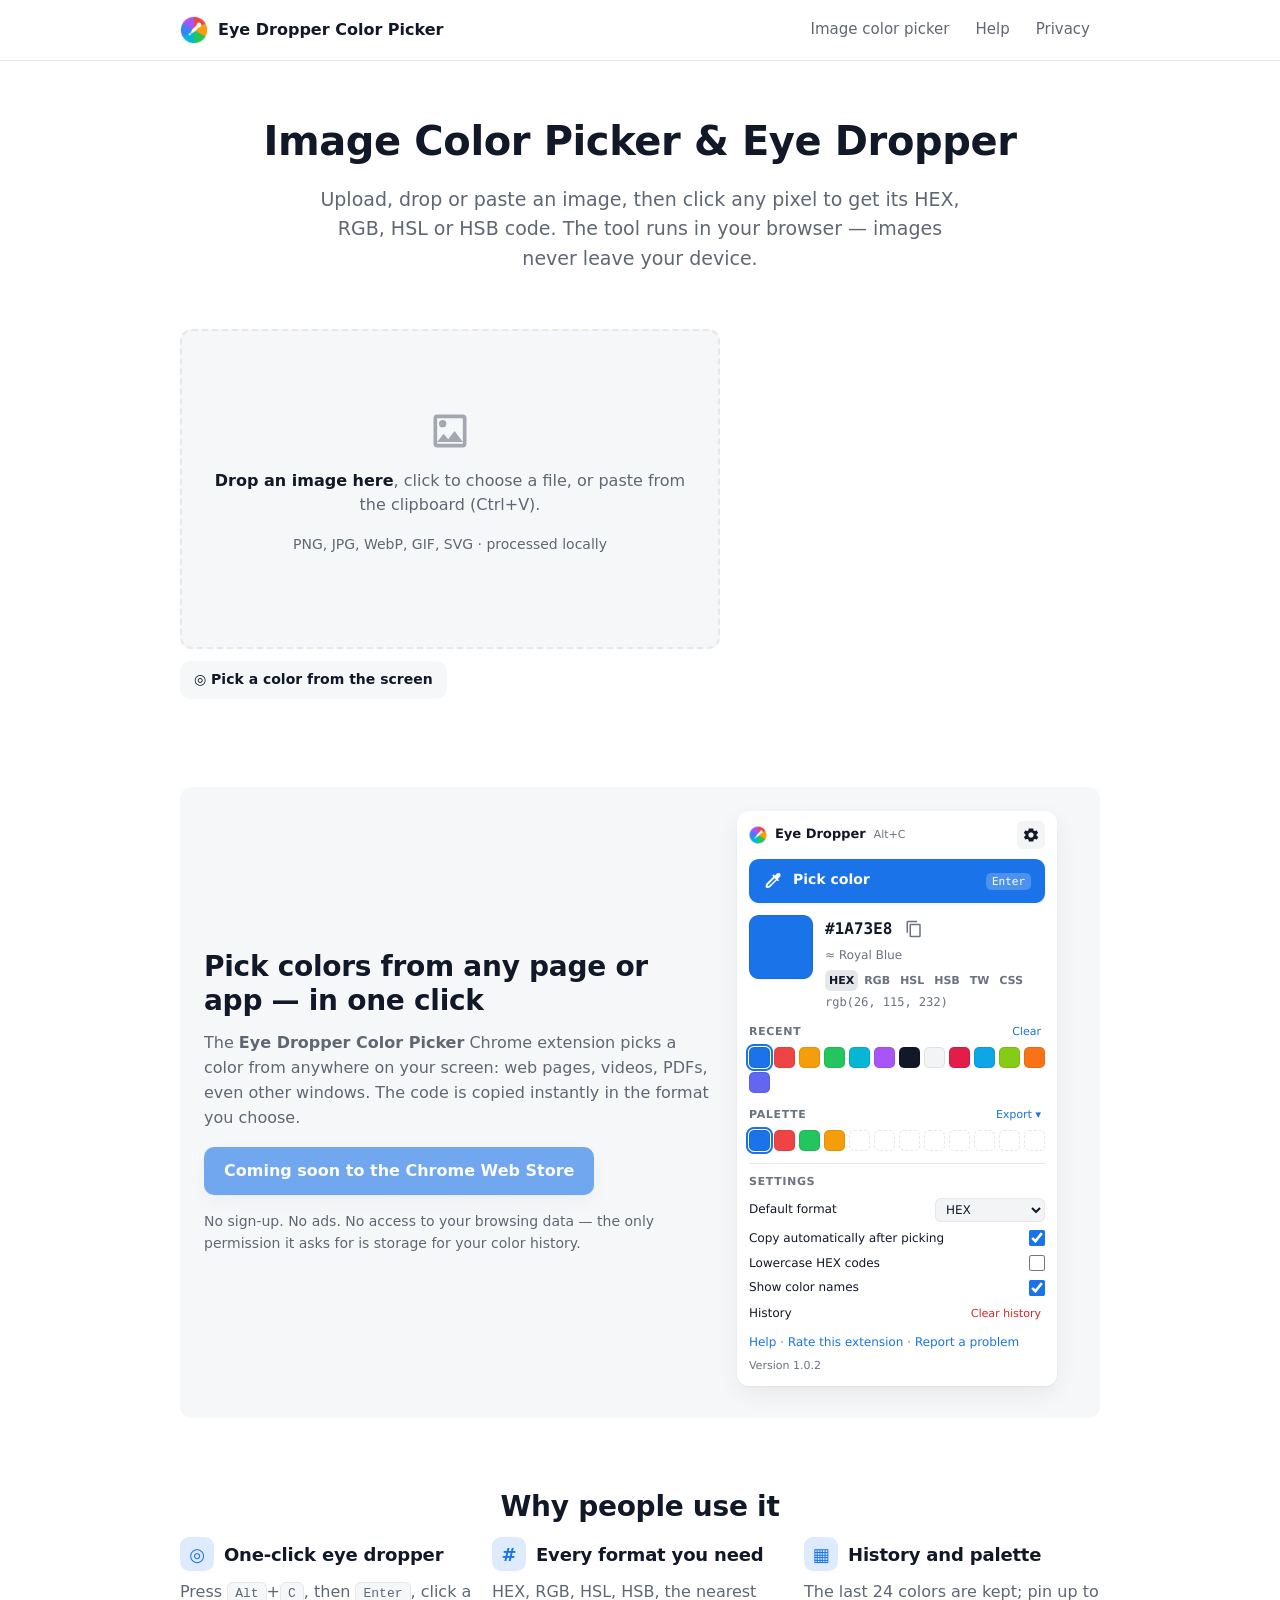
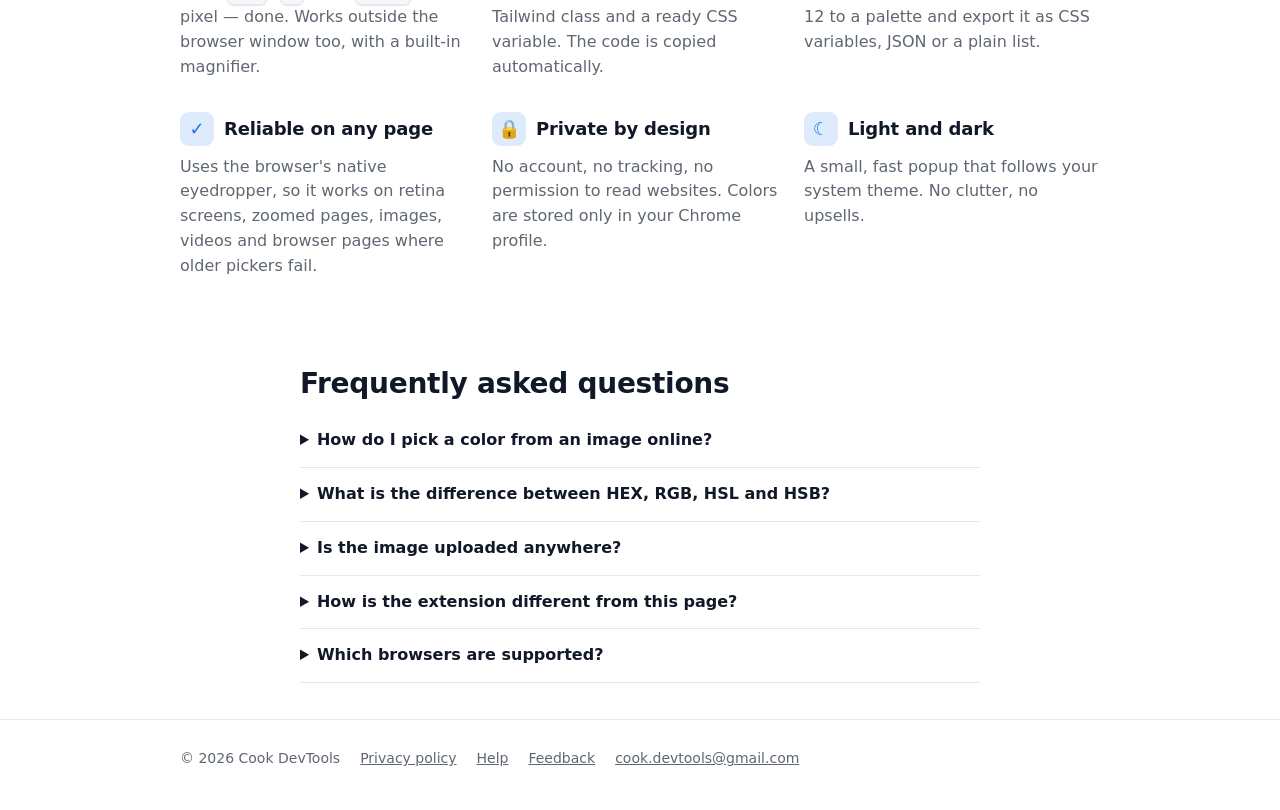
<file: index.html>
<!doctype html>
<html lang="en">
<head>
  <meta charset="utf-8">
  <meta name="viewport" content="width=device-width, initial-scale=1">
  <title>Image Color Picker Online – Eye Dropper Color Picker</title>
  <meta name="description" content="Free online image color picker and eye dropper: upload or paste an image, click any pixel and copy its HEX, RGB, HSL or HSB code. Extract a color palette from any photo. Or install the Chrome extension to pick colors from your whole screen.">
  <link rel="canonical" href="https://eyedroppercolorpicker.com/">
  <link rel="icon" href="/assets/favicon-32.png" sizes="32x32">
  <link rel="apple-touch-icon" href="/assets/logo-256.png">
  <link rel="stylesheet" href="/assets/site.css">
  <meta property="og:title" content="Image Color Picker Online – Eye Dropper Color Picker">
  <meta property="og:description" content="Pick any color from an image or from your screen and copy HEX, RGB, HSL, HSB.">
  <meta property="og:image" content="https://eyedroppercolorpicker.com/assets/logo-256.png">
  <script type="application/ld+json">
  {"@context":"https://schema.org","@type":"WebApplication","name":"Eye Dropper Color Picker","applicationCategory":"DesignApplication","operatingSystem":"Any","offers":{"@type":"Offer","price":"0","priceCurrency":"USD"},"url":"https://eyedroppercolorpicker.com/","description":"Online image color picker and Chrome eye dropper extension. Pick a color from any image or screen and copy HEX, RGB, HSL, HSB."}
  </script>
</head>
<body>
  <main>
    <section class="hero">
      <div class="wrap">
        <h1>Image Color Picker &amp; Eye Dropper</h1>
        <p class="lead">Upload, drop or paste an image, then click any pixel to get its HEX, RGB, HSL or HSB code. The tool runs in your browser — images never leave your device.</p>
      </div>
    </section>

    <section id="tool" style="padding-top:0">
      <div class="wrap tool">
        <div>
          <div id="drop" class="drop" role="button" tabindex="0" aria-label="Upload an image">
            <div id="dropHint" class="hint">
              <p style="margin:0 0 8px"><svg viewBox="0 0 24 24" width="44" height="44" aria-hidden="true"><path fill="currentColor" opacity=".55" d="M19 3H5a2 2 0 0 0-2 2v14a2 2 0 0 0 2 2h14a2 2 0 0 0 2-2V5a2 2 0 0 0-2-2zm0 16H5V5h14v14zM8.5 13.5l2.5 3 3.5-4.5 4.5 6H5l3.5-4.5zM8 10a2 2 0 1 0 0-4 2 2 0 0 0 0 4z"/></svg></p>
              <p><strong>Drop an image here</strong>, click to choose a file, or paste from the clipboard (Ctrl+V).</p>
              <p class="muted" style="font-size:14px">PNG, JPG, WebP, GIF, SVG · processed locally</p>
            </div>
            <canvas id="canvas" hidden></canvas>
            <div id="loupe" class="loupe"><canvas id="loupeCanvas" width="11" height="11"></canvas></div>
          </div>
          <input id="file" type="file" accept="image/*" hidden>
          <p style="margin-top:12px;display:flex;gap:10px;flex-wrap:wrap">
            <button id="screenPick" class="btn btn-secondary btn-sm" type="button" hidden title="Uses your browser's built-in eyedropper">◎ Pick a color from the screen</button>
            <button id="reset" class="btn btn-secondary btn-sm" type="button" hidden>Choose another image</button>
          </p>
        </div>
        <aside id="result" class="result" hidden>
          <div id="sw" class="sw"></div>
          <div id="colorName" class="muted"></div>
          <div id="codes" class="codes"></div>
          <div id="paletteWrap" hidden>
            <h3 style="margin-top:6px">Palette from this image</h3>
            <div id="palette" class="swatches"></div>
          </div>
        </aside>
      </div>
    </section>

    <section>
      <div class="wrap">
        <div class="card promo">
          <div>
            <h2>Pick colors from any page or app — in one click</h2>
            <p class="muted">The <strong>Eye Dropper Color Picker</strong> Chrome extension picks a color from anywhere on your screen: web pages, videos, PDFs, even other windows. The code is copied instantly in the format you choose.</p>
            <p><a class="btn btn-primary" data-store-link href="#">Add to Chrome — it's free</a></p>
            <p class="muted" style="font-size:14px;margin:0">No sign-up. No ads. No access to your browsing data — the only permission it asks for is storage for your color history.</p>
          </div>
          <picture>
            <source srcset="/assets/popup-dark.png" media="(prefers-color-scheme: dark)">
            <img src="/assets/popup-light.png" alt="Eye Dropper Color Picker popup showing a picked color, its HEX code, recent colors and a palette" width="320" loading="lazy" style="border-radius:12px;box-shadow:var(--shadow);max-width:320px;justify-self:center">
          </picture>
        </div>
      </div>
    </section>

    <section>
      <div class="wrap">
        <h2 class="center">Why people use it</h2>
        <div class="grid-3">
          <div class="feature"><h3><span class="ic">◎</span>One-click eye dropper</h3><p class="muted">Press <kbd>Alt</kbd>+<kbd>C</kbd>, then <kbd>Enter</kbd>, click a pixel — done. Works outside the browser window too, with a built-in magnifier.</p></div>
          <div class="feature"><h3><span class="ic">#</span>Every format you need</h3><p class="muted">HEX, RGB, HSL, HSB, the nearest Tailwind class and a ready CSS variable. The code is copied automatically.</p></div>
          <div class="feature"><h3><span class="ic">▦</span>History and palette</h3><p class="muted">The last 24 colors are kept; pin up to 12 to a palette and export it as CSS variables, JSON or a plain list.</p></div>
          <div class="feature"><h3><span class="ic">✓</span>Reliable on any page</h3><p class="muted">Uses the browser's native eyedropper, so it works on retina screens, zoomed pages, images, videos and browser pages where older pickers fail.</p></div>
          <div class="feature"><h3><span class="ic">🔒</span>Private by design</h3><p class="muted">No account, no tracking, no permission to read websites. Colors are stored only in your Chrome profile.</p></div>
          <div class="feature"><h3><span class="ic">☾</span>Light and dark</h3><p class="muted">A small, fast popup that follows your system theme. No clutter, no upsells.</p></div>
        </div>
      </div>
    </section>

    <section class="faq">
      <div class="wrap narrow">
        <h2>Frequently asked questions</h2>
        <details><summary>How do I pick a color from an image online?</summary><p>Drop or paste the image into the tool above, move the mouse over it (the loupe shows exact pixels) and click. The HEX code is copied right away; RGB, HSL and HSB are one click away.</p></details>
        <details><summary>What is the difference between HEX, RGB, HSL and HSB?</summary><p>They describe the same color in different notations. HEX and RGB are what CSS and most tools expect; HSL is handy for adjusting lightness in CSS; HSB (also called HSV) is the model used in Figma and Photoshop color panels.</p></details>
        <details><summary>Is the image uploaded anywhere?</summary><p>No. Everything happens in your browser with the Canvas API. The page makes no network requests with your image.</p></details>
        <details><summary>How is the extension different from this page?</summary><p>This page picks colors from an image you provide. The extension picks a color from anything visible on your screen — any website, video, app window — in one click, and keeps your history and palette.</p></details>
        <details><summary>Which browsers are supported?</summary><p>The extension works in Google Chrome 95+ and other Chromium browsers (Edge, Brave, Opera, Vivaldi). The online tool works in any modern browser; the “pick from screen” button appears where the browser supports the EyeDropper API.</p></details>
      </div>
    </section>
  </main>
  <script src="/assets/site.js"></script>
  <script src="/assets/picker.js"></script>
  <script defer src="https://static.cloudflareinsights.com/beacon.min.js" data-cf-beacon='{"token": "0670ba2dc3394a71b98dce5fca01e0e6"}'></script>
</body>
</html>
</file>
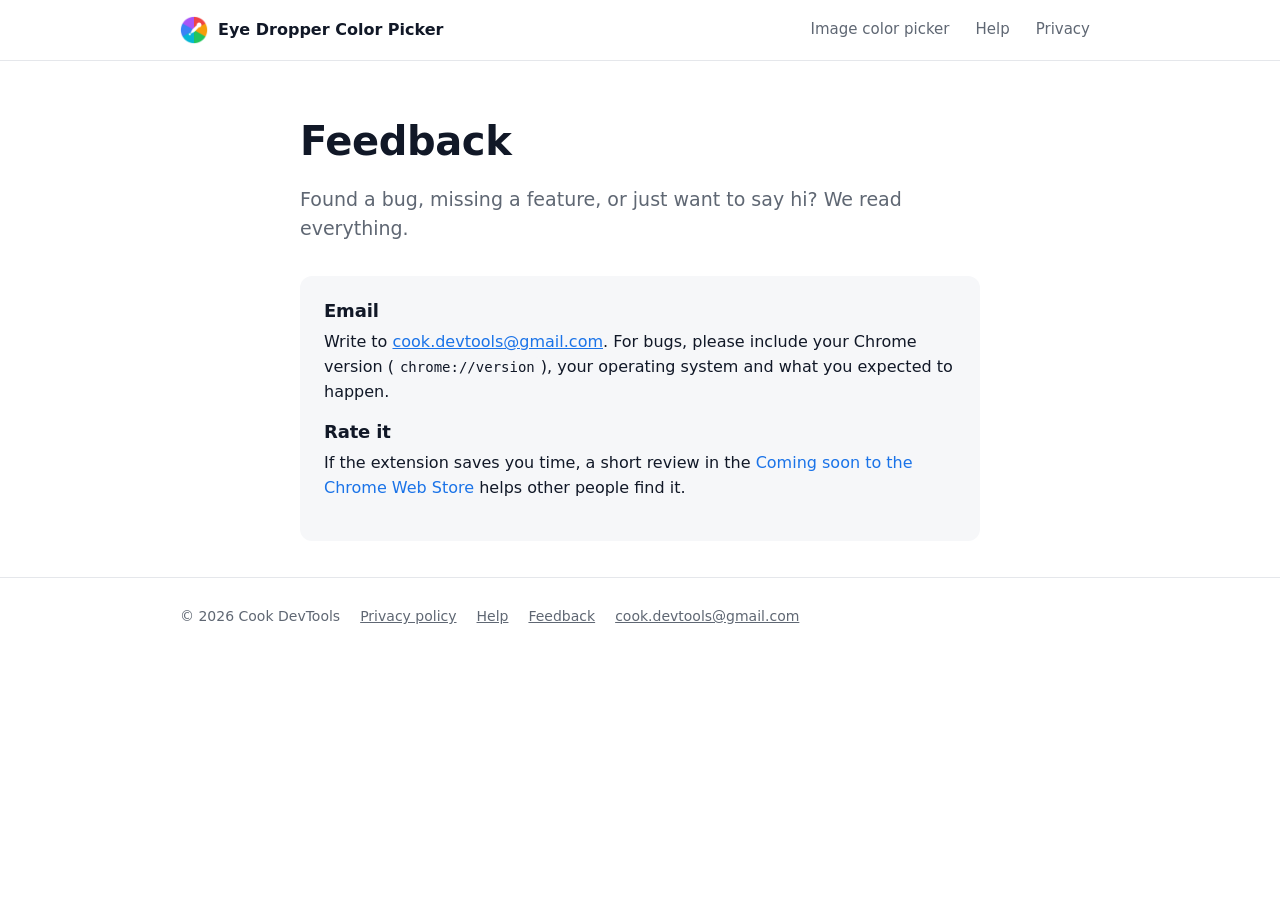
<file: feedback/index.html>
<!doctype html>
<html lang="en">
<head>
  <meta charset="utf-8">
  <meta name="viewport" content="width=device-width, initial-scale=1">
  <title>Feedback – Eye Dropper Color Picker</title>
  <meta name="robots" content="noindex">
  <link rel="icon" href="/assets/favicon-32.png" sizes="32x32">
  <link rel="stylesheet" href="/assets/site.css">
</head>
<body>
  <main>
    <section class="hero" style="text-align:left">
      <div class="wrap narrow">
        <h1>Feedback</h1>
        <p class="lead" style="margin:0">Found a bug, missing a feature, or just want to say hi? We read everything.</p>
      </div>
    </section>
    <section style="padding-top:0">
      <div class="wrap narrow">
        <div class="card">
          <h3>Email</h3>
          <p>Write to <a href="mailto:cook.devtools@gmail.com?subject=Eye%20Dropper%20Color%20Picker">cook.devtools@gmail.com</a>. For bugs, please include your Chrome version (<code>chrome://version</code>), your operating system and what you expected to happen.</p>
          <h3>Rate it</h3>
          <p>If the extension saves you time, a short review in the <a data-store-link href="#">Chrome Web Store</a> helps other people find it.</p>
        </div>
      </div>
    </section>
  </main>
  <script src="/assets/site.js"></script>
  <script defer src="https://static.cloudflareinsights.com/beacon.min.js" data-cf-beacon='{"token": "0670ba2dc3394a71b98dce5fca01e0e6"}'></script>
</body>
</html>
</file>
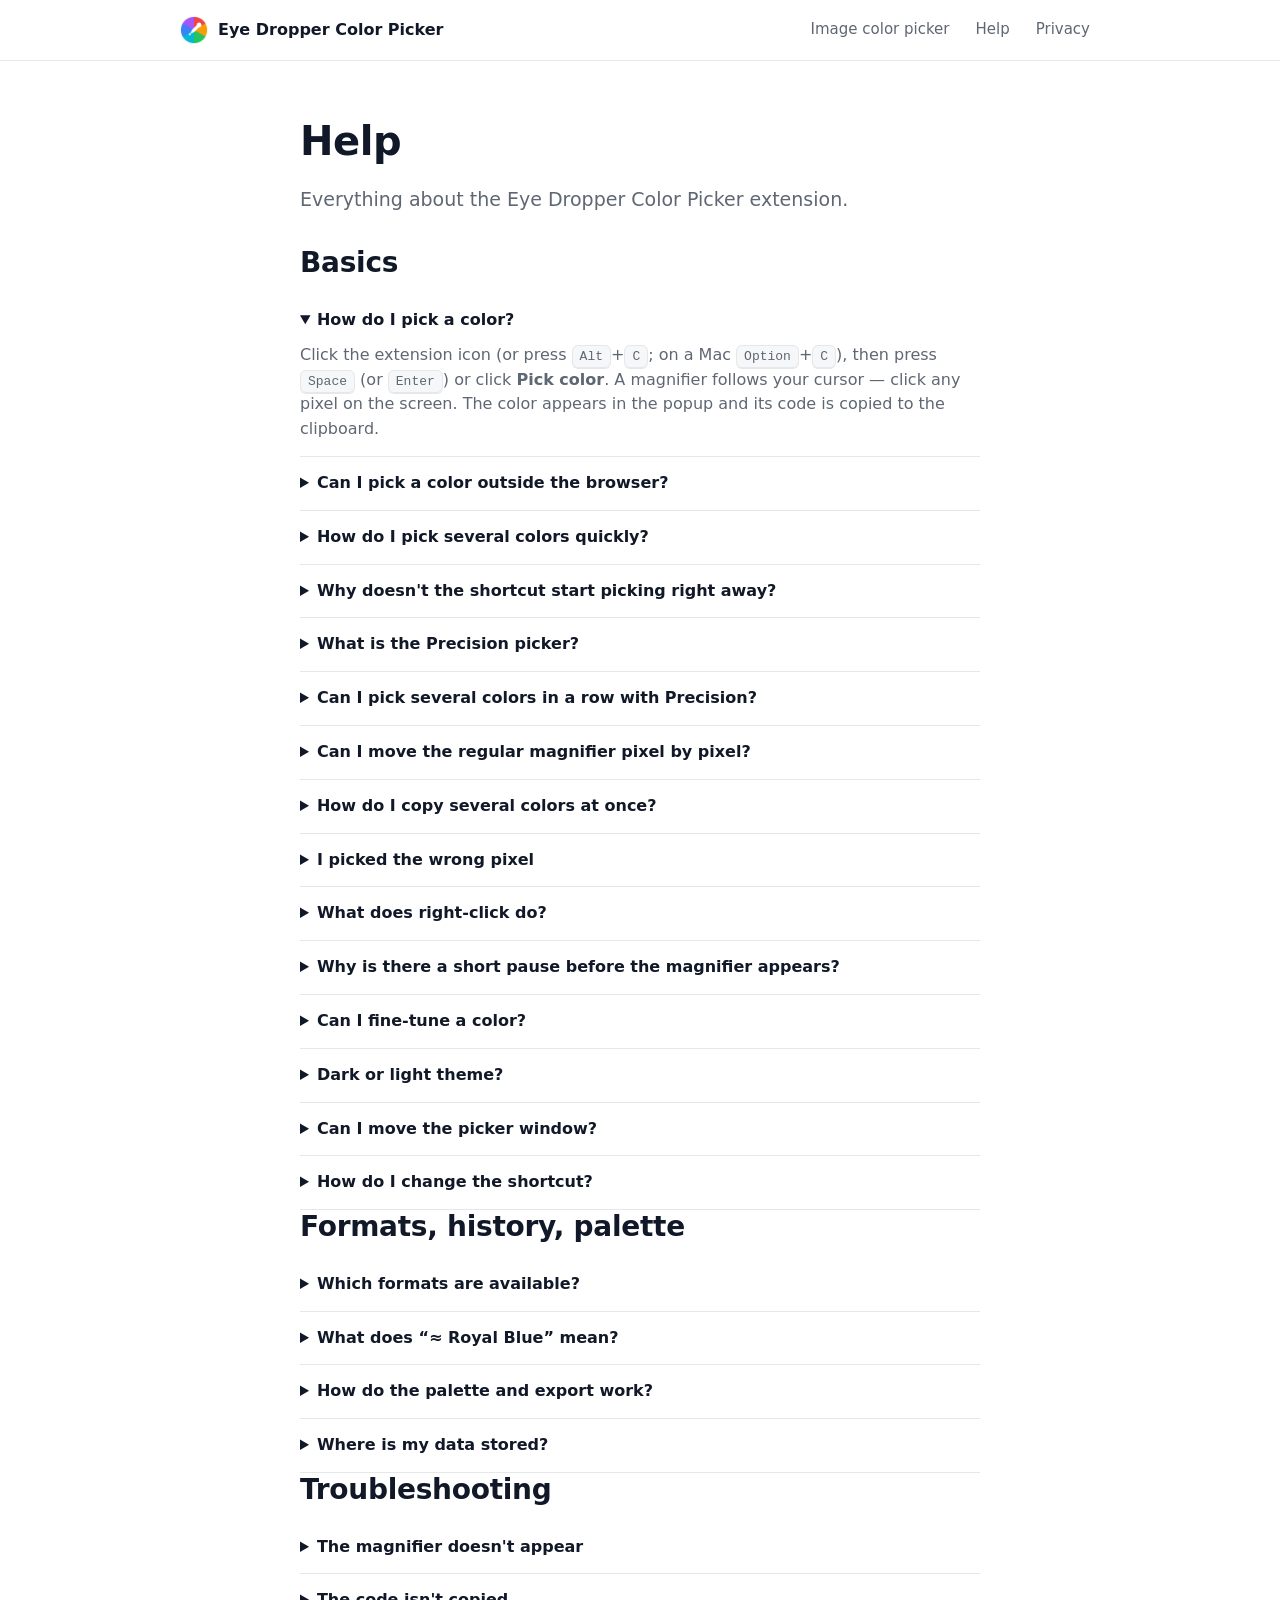
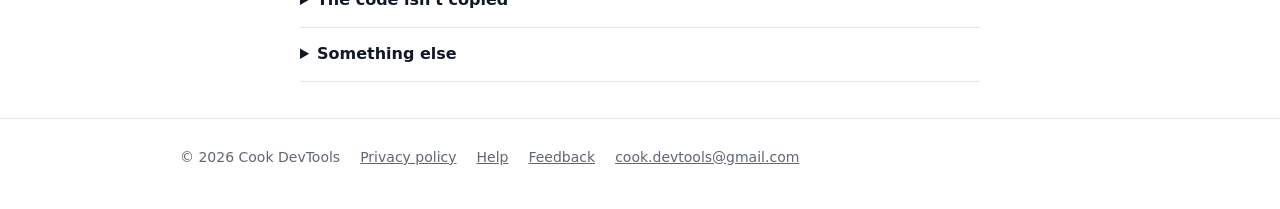
<file: help/index.html>
<!doctype html>
<html lang="en">
<head>
  <meta charset="utf-8">
  <meta name="viewport" content="width=device-width, initial-scale=1">
  <title>Help – Eye Dropper Color Picker</title>
  <meta name="description" content="How to use the Eye Dropper Color Picker Chrome extension: pick colors from any screen, keyboard shortcuts, formats, palette export and troubleshooting.">
  <link rel="canonical" href="https://eyedroppercolorpicker.com/help/">
  <link rel="icon" href="/assets/favicon-32.png" sizes="32x32">
  <link rel="stylesheet" href="/assets/site.css">
</head>
<body>
  <main>
    <section class="hero" style="text-align:left">
      <div class="wrap narrow">
        <h1>Help</h1>
        <p class="lead" style="margin:0">Everything about the Eye Dropper Color Picker extension.</p>
      </div>
    </section>
    <section style="padding-top:0" class="faq">
      <div class="wrap narrow">
        <h2>Basics</h2>
        <details open><summary>How do I pick a color?</summary><p>Click the extension icon (or press <kbd>Alt</kbd>+<kbd>C</kbd>; on a Mac <kbd>Option</kbd>+<kbd>C</kbd>), then press <kbd>Space</kbd> (or <kbd>Enter</kbd>) or click <strong>Pick color</strong>. A magnifier follows your cursor — click any pixel on the screen. The color appears in the popup and its code is copied to the clipboard.</p></details>
        <details><summary>Can I pick a color outside the browser?</summary><p>Yes. The eyedropper works over the whole screen, including other windows and apps, as long as the popup stays open.</p></details>
        <details><summary>How do I pick several colors quickly?</summary><p>After each pick the <strong>Pick color</strong> button keeps keyboard focus, so just press <kbd>Space</kbd> again. Every pick is saved under <em>Recent</em>. For a run of picks without leaving the page, use the Precision picker with <kbd>Shift</kbd>+click (see below).</p></details>
        <details><summary>Why doesn't the shortcut start picking right away?</summary><p>Browsers only allow the eyedropper to open after a click or key press inside the extension window. <kbd>Alt</kbd>+<kbd>C</kbd> opens the popup; <kbd>Space</kbd> starts picking — two keys, no mouse needed.</p></details>
        <details><summary>What is the Precision picker?</summary><p>Click <strong>Precision</strong> next to <em>Pick color</em>, or press <kbd>Shift</kbd>+<kbd>Space</kbd>. The page freezes as a snapshot, a crosshair follows your mouse and a large magnifier sits beside it, so it never hides the spot you are aiming at. Arrow keys move exactly one physical pixel (<kbd>Shift</kbd>+arrow: ten), the mouse wheel changes how many pixels the magnifier shows, <kbd>Space</kbd> or a click copies the color and returns you to the popup, <kbd>Esc</kbd> goes back without picking. It works on normal web pages; on Chrome's own pages, the Web Store and PDFs use the regular picker.</p></details>
        <details><summary>Can I pick several colors in a row with Precision?</summary><p>Yes — <kbd>Shift</kbd>+click (or <kbd>Shift</kbd>+<kbd>Space</kbd>) picks the color and keeps the magnifier open; the colors you have taken are listed under it. Press <kbd>Esc</kbd> when you are done: all of them are in <em>Recent</em>, and <strong>Undo</strong> in the popup removes the whole run.</p></details>
        <details><summary>Can I move the regular magnifier pixel by pixel?</summary><p>While Chrome's magnifier is open, the arrow keys nudge it by one CSS pixel — on displays scaled to 125–150% that is about 1.5 physical pixels. For true 1-pixel steps use the Precision picker.</p></details>
        <details><summary>How do I copy several colors at once?</summary><p><kbd>Ctrl</kbd>+click (or <kbd>Cmd</kbd>+click) colors in Recent or Palette to select them, <kbd>Shift</kbd>+click to select a range, then use <strong>Copy</strong> in the bar that appears (or <kbd>Ctrl</kbd>+<kbd>C</kbd>). <strong>Copy all</strong> copies the whole list, one color per line, in the format you have selected.</p></details>
        <details><summary>I picked the wrong pixel</summary><p>Click <strong>Undo</strong> in the message that appears after a pick, or press <kbd>Esc</kbd> or <kbd>Ctrl</kbd>+<kbd>Z</kbd> while that message is visible. The previous color comes back and the wrong one is removed from Recent. You can also remove any color: right-click it and choose <strong>Remove</strong>, or click it and press <kbd>Delete</kbd>, or select several with <kbd>Ctrl</kbd>+click and press <kbd>Delete</kbd>. Every removal, including <strong>Clear</strong>, offers Undo.</p></details>
        <details><summary>What does right-click do?</summary><p>Right-click any color in Recent or Palette for a small menu: Copy, Select, Pin to palette (or Remove from palette) and Remove.</p></details>
        <details><summary>Why is there a short pause before the magnifier appears?</summary><p>The magnifier is Chrome's built-in eyedropper. Before it opens, the browser takes a snapshot of your screen, which takes up to about a second on large or scaled displays. The pause happens on every pick (Space → wait → click), and the extension cannot speed it up. The Precision picker snapshots the tab once and then lets you pick instantly, including several colors in a row.</p></details>
        <details><summary>Can I fine-tune a color?</summary><p>Click the big color square: an editor opens with a saturation/brightness field and a hue bar, with the marker on your current color. Drag the markers or type a HEX value, then <strong>Use</strong> makes it the current color (and adds it to Recent, with Undo), <strong>Copy</strong> copies it. While the editor is open, clicking any color in Recent or Palette loads it into the editor.</p></details>
        <details><summary>Dark or light theme?</summary><p>The popup follows your system theme. Click the sun/moon icon in the header to switch; the choice is remembered and synced with your other devices.</p></details>
        <details><summary>Can I move the picker window?</summary><p>The popup is attached to the toolbar, but you can click the “open in a window” icon in its header to get the same picker in a small separate window that you can drag anywhere and keep on top while you work.</p></details>
        <details><summary>How do I change the shortcut?</summary><p>Open <code>chrome://extensions/shortcuts</code> and set any combination for “Open Eye Dropper Color Picker”. Note that on some keyboard layouts the right Alt key acts as AltGr and is not recognized — use the left Alt.</p></details>

        <h2>Formats, history, palette</h2>
        <details><summary>Which formats are available?</summary><p>HEX (<code>#1A73E8</code>), RGB (<code>rgb(26, 115, 232)</code>), HSL, HSB (as in Figma and Photoshop, also called HSV), the nearest Tailwind CSS color class and a CSS custom property (<code>--color: #1A73E8;</code>). Click a tab to switch; the selected format is what gets copied.</p></details>
        <details><summary>What does “≈ Royal Blue” mean?</summary><p>It's the closest named color (from the CSS color names). The ≈ sign means it's an approximation, not an exact match. You can turn names off in Settings.</p></details>
        <details><summary>How do the palette and export work?</summary><p>Hover a color in <em>Recent</em> and click <strong>+</strong> to pin it to the <em>Palette</em>, right-click it and choose <em>Pin to palette</em>, or simply drag it there. The palette holds up to 48 colors; drag to reorder them. <strong>Export</strong> copies the palette as CSS variables, JSON or a plain list, <strong>Copy all</strong> copies one color per line.</p></details>
        <details><summary>Where is my data stored?</summary><p>Only in your Chrome profile (<code>chrome.storage.sync</code>). Nothing is sent to us. See the <a href="/privacy/">privacy policy</a>.</p></details>

        <h2>Troubleshooting</h2>
        <details><summary>The magnifier doesn't appear</summary><p>Make sure you're on Chrome 95 or newer (or another Chromium browser such as Edge or Brave). On Linux, some window managers don't support the system eyedropper; try picking from inside the browser window.</p></details>
        <details><summary>The code isn't copied</summary><p>Check <em>Settings → Copy automatically after picking</em>. You can always copy manually by clicking the code, the swatch or the copy icon.</p></details>
        <details><summary>Something else</summary><p><a href="/feedback/">Tell us</a> — include your Chrome version and what you expected to happen.</p></details>
      </div>
    </section>
  </main>
  <script src="/assets/site.js"></script>
  <script defer src="https://static.cloudflareinsights.com/beacon.min.js" data-cf-beacon='{"token": "0670ba2dc3394a71b98dce5fca01e0e6"}'></script>
</body>
</html>
</file>
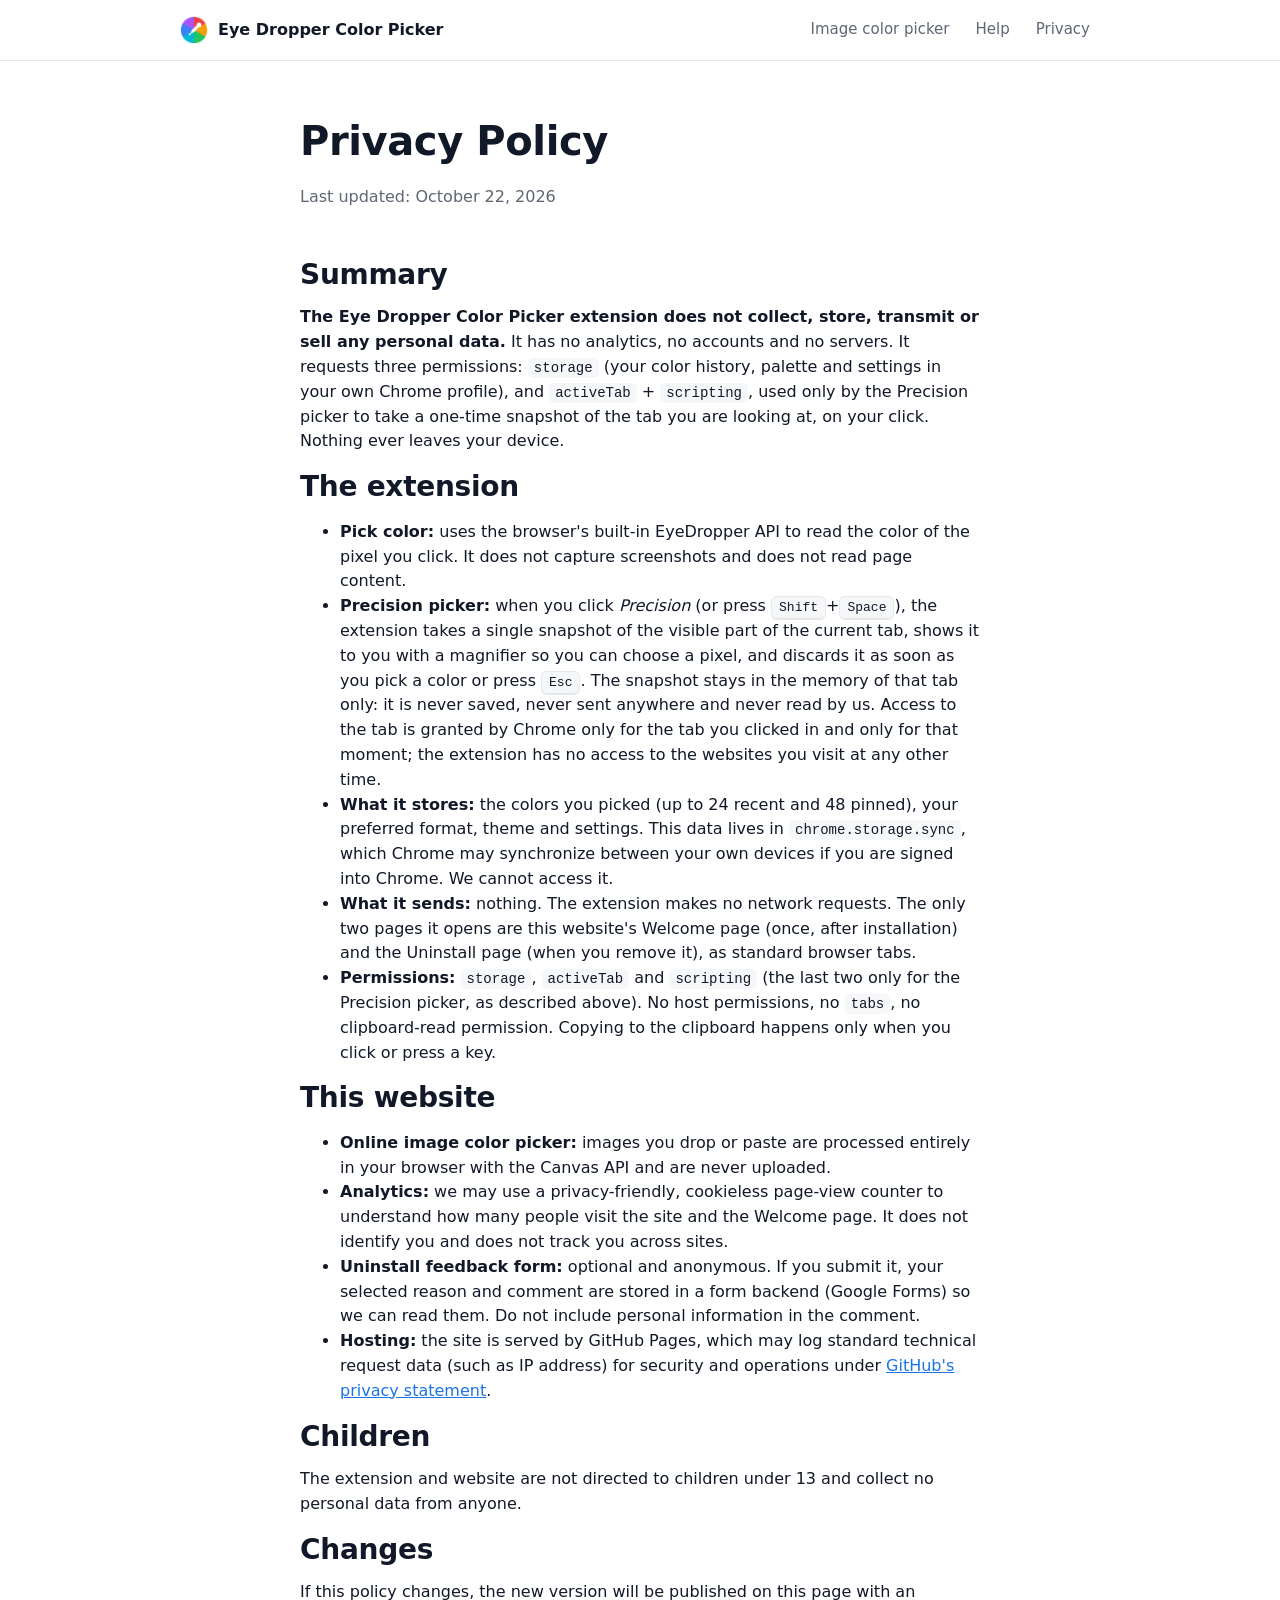
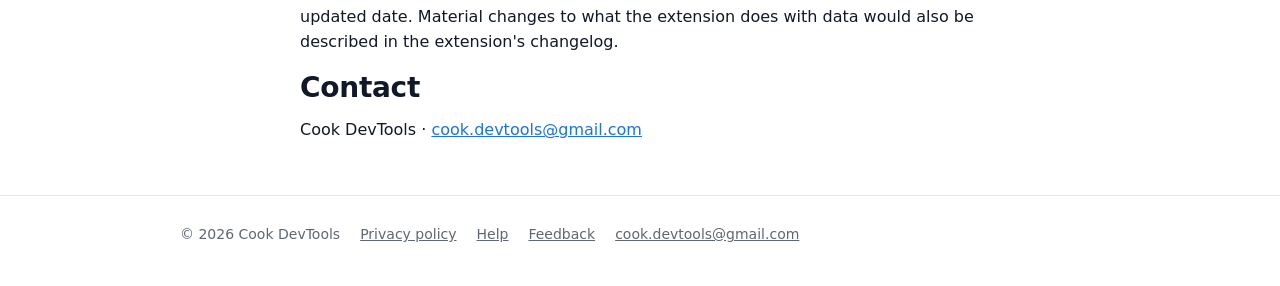
<file: privacy/index.html>
<!doctype html>
<html lang="en">
<head>
  <meta charset="utf-8">
  <meta name="viewport" content="width=device-width, initial-scale=1">
  <title>Privacy Policy – Eye Dropper Color Picker</title>
  <meta name="description" content="Privacy policy for the Eye Dropper Color Picker Chrome extension and website. The extension collects no personal data.">
  <link rel="canonical" href="https://eyedroppercolorpicker.com/privacy/">
  <link rel="icon" href="/assets/favicon-32.png" sizes="32x32">
  <link rel="stylesheet" href="/assets/site.css">
</head>
<body>
  <main>
    <section class="hero" style="text-align:left">
      <div class="wrap narrow">
        <h1>Privacy Policy</h1>
        <p class="muted">Last updated: October 22, 2026</p>
      </div>
    </section>
    <section style="padding-top:0">
      <div class="wrap narrow">
        <h2>Summary</h2>
        <p><strong>The Eye Dropper Color Picker extension does not collect, store, transmit or sell any personal data.</strong> It has no analytics, no accounts and no servers. It requests three permissions: <code>storage</code> (your color history, palette and settings in your own Chrome profile), and <code>activeTab</code> + <code>scripting</code>, used only by the Precision picker to take a one-time snapshot of the tab you are looking at, on your click. Nothing ever leaves your device.</p>

        <h2>The extension</h2>
        <ul>
          <li><strong>Pick color:</strong> uses the browser's built-in EyeDropper API to read the color of the pixel you click. It does not capture screenshots and does not read page content.</li>
          <li><strong>Precision picker:</strong> when you click <em>Precision</em> (or press <kbd>Shift</kbd>+<kbd>Space</kbd>), the extension takes a single snapshot of the visible part of the current tab, shows it to you with a magnifier so you can choose a pixel, and discards it as soon as you pick a color or press <kbd>Esc</kbd>. The snapshot stays in the memory of that tab only: it is never saved, never sent anywhere and never read by us. Access to the tab is granted by Chrome only for the tab you clicked in and only for that moment; the extension has no access to the websites you visit at any other time.</li>
          <li><strong>What it stores:</strong> the colors you picked (up to 24 recent and 48 pinned), your preferred format, theme and settings. This data lives in <code>chrome.storage.sync</code>, which Chrome may synchronize between your own devices if you are signed into Chrome. We cannot access it.</li>
          <li><strong>What it sends:</strong> nothing. The extension makes no network requests. The only two pages it opens are this website's Welcome page (once, after installation) and the Uninstall page (when you remove it), as standard browser tabs.</li>
          <li><strong>Permissions:</strong> <code>storage</code>, <code>activeTab</code> and <code>scripting</code> (the last two only for the Precision picker, as described above). No host permissions, no <code>tabs</code>, no clipboard-read permission. Copying to the clipboard happens only when you click or press a key.</li>
        </ul>

        <h2>This website</h2>
        <ul>
          <li><strong>Online image color picker:</strong> images you drop or paste are processed entirely in your browser with the Canvas API and are never uploaded.</li>
          <li><strong>Analytics:</strong> we may use a privacy-friendly, cookieless page-view counter to understand how many people visit the site and the Welcome page. It does not identify you and does not track you across sites.</li>
          <li><strong>Uninstall feedback form:</strong> optional and anonymous. If you submit it, your selected reason and comment are stored in a form backend (Google Forms) so we can read them. Do not include personal information in the comment.</li>
          <li><strong>Hosting:</strong> the site is served by GitHub Pages, which may log standard technical request data (such as IP address) for security and operations under <a href="https://docs.github.com/site-policy/privacy-policies/github-general-privacy-statement" rel="noopener" target="_blank">GitHub's privacy statement</a>.</li>
        </ul>

        <h2>Children</h2>
        <p>The extension and website are not directed to children under 13 and collect no personal data from anyone.</p>

        <h2>Changes</h2>
        <p>If this policy changes, the new version will be published on this page with an updated date. Material changes to what the extension does with data would also be described in the extension's changelog.</p>

        <h2>Contact</h2>
        <p>Cook DevTools · <a href="mailto:cook.devtools@gmail.com">cook.devtools@gmail.com</a></p>
      </div>
    </section>
  </main>
  <script src="/assets/site.js"></script>
  <script defer src="https://static.cloudflareinsights.com/beacon.min.js" data-cf-beacon='{"token": "0670ba2dc3394a71b98dce5fca01e0e6"}'></script>
</body>
</html>
</file>
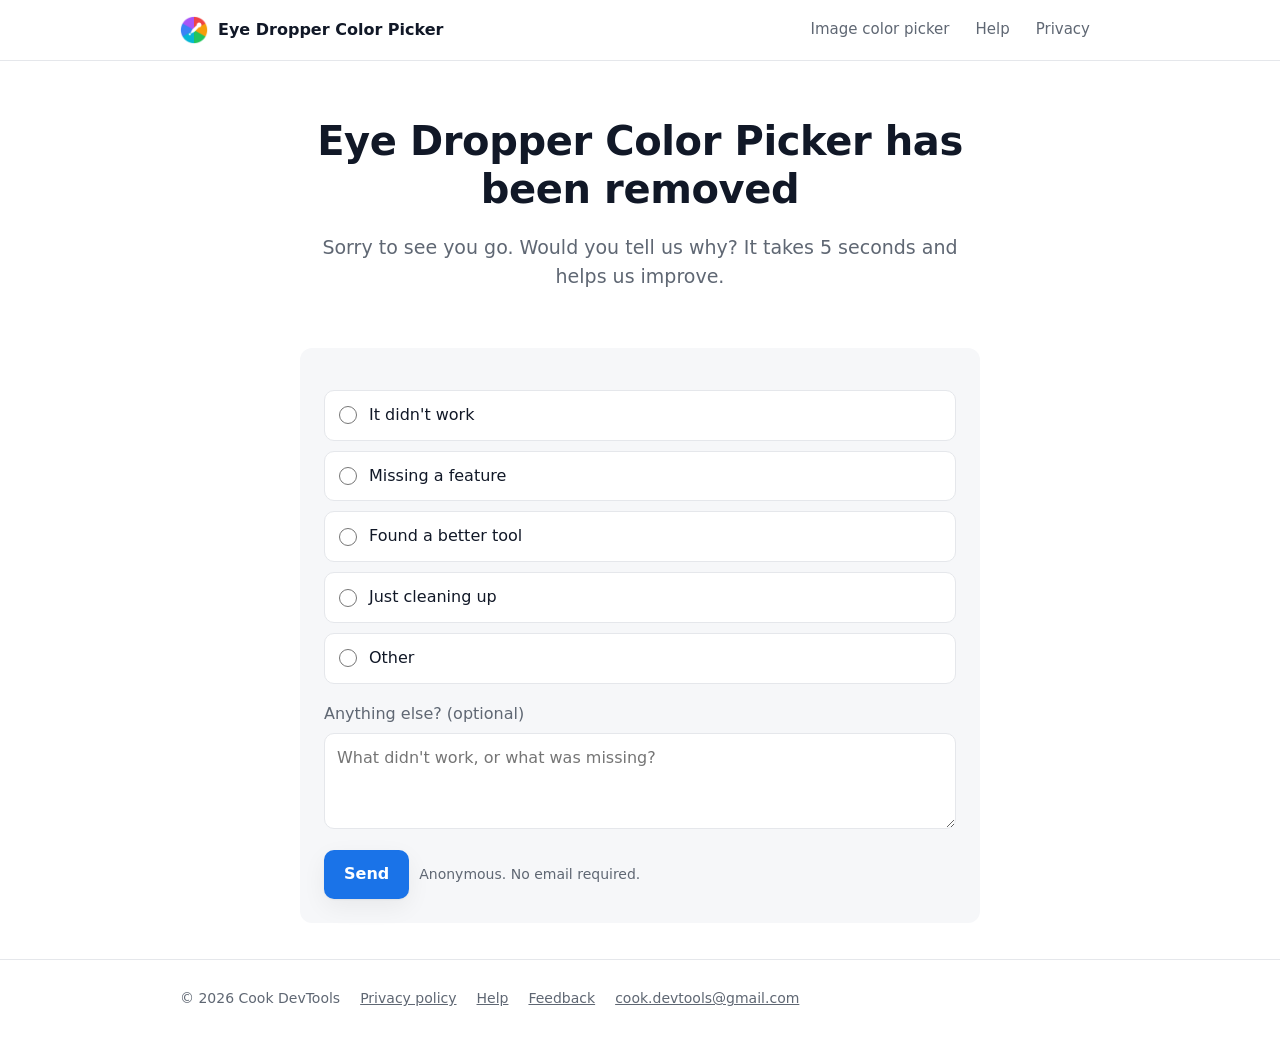
<file: uninstall/index.html>
<!doctype html>
<html lang="en">
<head>
  <meta charset="utf-8">
  <meta name="viewport" content="width=device-width, initial-scale=1">
  <title>Uninstalled – Eye Dropper Color Picker</title>
  <meta name="robots" content="noindex">
  <link rel="icon" href="/assets/favicon-32.png" sizes="32x32">
  <link rel="stylesheet" href="/assets/site.css">
</head>
<body>
  <main>
    <section class="hero">
      <div class="wrap narrow">
        <h1>Eye Dropper Color Picker has been removed</h1>
        <p class="lead">Sorry to see you go. Would you tell us why? It takes 5 seconds and helps us improve.</p>
      </div>
    </section>
    <section style="padding-top:0">
      <div class="wrap narrow">
        <form id="form" class="card">
          <div class="choices" role="radiogroup" aria-label="Why did you uninstall?">
            <label><input type="radio" name="reason" value="It didn't work"> It didn't work</label>
            <label><input type="radio" name="reason" value="Missing a feature"> Missing a feature</label>
            <label><input type="radio" name="reason" value="Found a better tool"> Found a better tool</label>
            <label><input type="radio" name="reason" value="Just cleaning up"> Just cleaning up</label>
            <label><input type="radio" name="reason" value="Other"> Other</label>
          </div>
          <label for="comment" class="muted" style="display:block;margin-bottom:6px">Anything else? (optional)</label>
          <textarea id="comment" name="comment" placeholder="What didn't work, or what was missing?"></textarea>
          <p style="margin:14px 0 0;display:flex;gap:10px;flex-wrap:wrap;align-items:center">
            <button class="btn btn-primary" type="submit">Send</button>
            <span class="muted" style="font-size:14px">Anonymous. No email required.</span>
          </p>
        </form>
        <div id="thanks" class="card" hidden>
          <h2>Thanks!</h2>
          <p>If something didn't work, we'd love to fix it — <a href="mailto:cook.devtools@gmail.com">email us</a> with a short description. You can also <a data-store-link href="#">reinstall the extension</a> any time.</p>
        </div>
      </div>
    </section>
  </main>
  <script src="/assets/site.js"></script>
  <script>
    // Submits to a Google Form (configured in site.js as SITE.UNINSTALL_FORM) through a hidden iframe,
    // so the page never leaves and no cookies are involved. Without a configured form, it just thanks the user.
    document.getElementById("form").addEventListener("submit", (e) => {
      e.preventDefault();
      const cfg = window.SITE.UNINSTALL_FORM;
      const reason = (document.querySelector('input[name="reason"]:checked') || {}).value || "";
      const comment = document.getElementById("comment").value.trim();
      if (cfg && (reason || comment)) {
        const f = document.createElement("form"); f.action = cfg.action; f.method = "POST"; f.target = "sink"; f.hidden = true;
        const add = (n, v) => { const i = document.createElement("input"); i.name = n; i.value = v; f.appendChild(i); };
        add(cfg.reason, reason); add(cfg.comment, comment);
        const sink = document.createElement("iframe"); sink.name = "sink"; sink.hidden = true;
        document.body.append(sink, f); f.submit();
      }
      document.getElementById("form").hidden = true; document.getElementById("thanks").hidden = false;
    });
  </script>
  <script defer src="https://static.cloudflareinsights.com/beacon.min.js" data-cf-beacon='{"token": "0670ba2dc3394a71b98dce5fca01e0e6"}'></script>
</body>
</html>
</file>
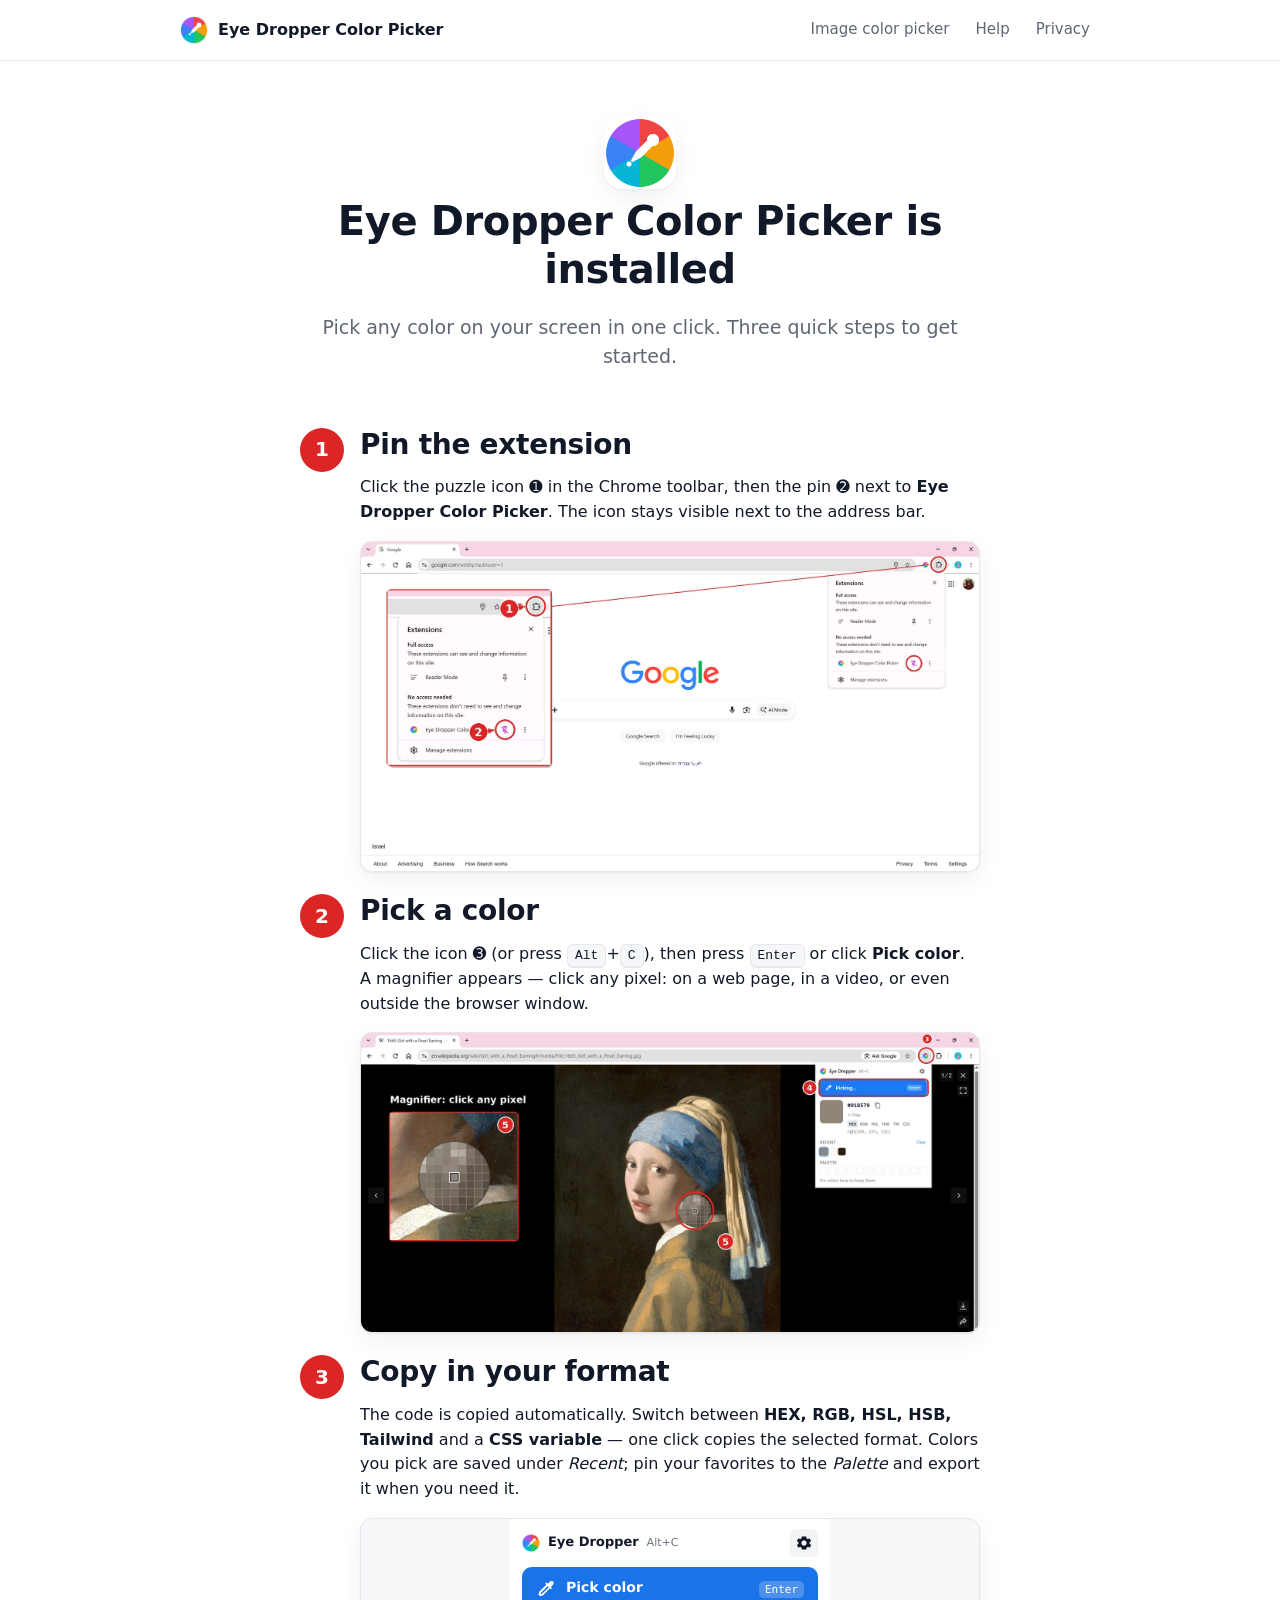
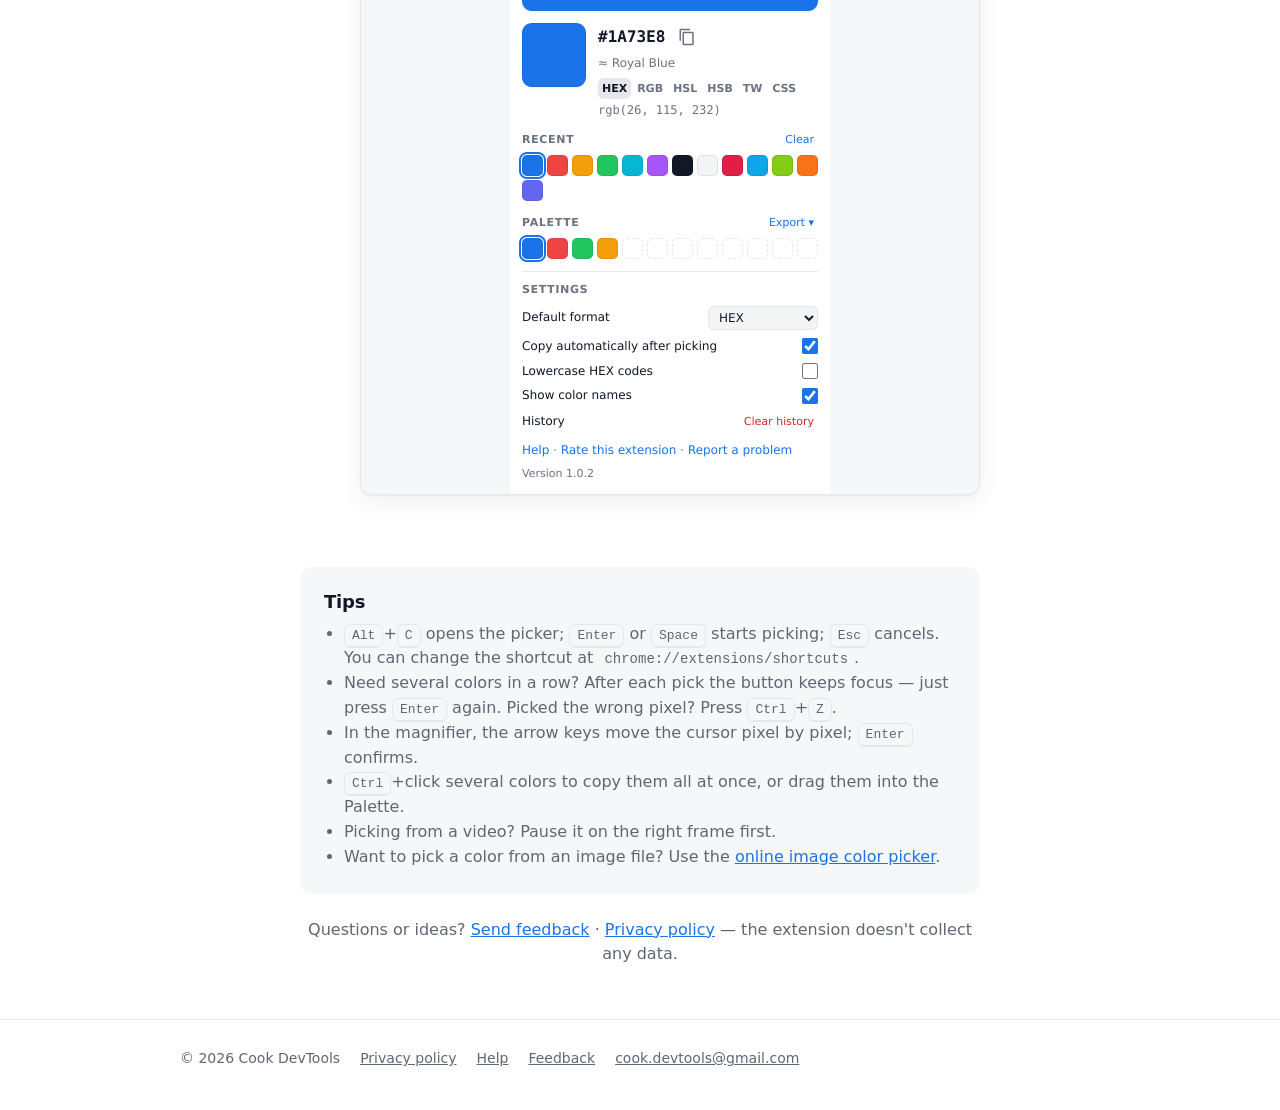
<file: welcome/index.html>
<!doctype html>
<html lang="en">
<head>
  <meta charset="utf-8">
  <meta name="viewport" content="width=device-width, initial-scale=1">
  <title>Welcome – Eye Dropper Color Picker</title>
  <meta name="robots" content="noindex">
  <link rel="icon" href="/assets/favicon-32.png" sizes="32x32">
  <link rel="stylesheet" href="/assets/site.css">
</head>
<body>
  <main>
    <section class="hero">
      <div class="wrap narrow">
        <img src="/assets/logo-256.png" alt="" width="72" height="72" style="border-radius:18px;box-shadow:var(--shadow)">
        <h1>Eye Dropper Color Picker is installed</h1>
        <p class="lead">Pick any color on your screen in one click. Three quick steps to get started.</p>
      </div>
    </section>

    <section style="padding-top:0">
      <div class="wrap narrow steps">
        <div class="step">
          <div class="num"></div>
          <div>
            <h2>Pin the extension</h2>
            <p>Click the puzzle icon <strong>➊</strong> in the Chrome toolbar, then the pin <strong>➋</strong> next to <strong>Eye Dropper Color Picker</strong>. The icon stays visible next to the address bar.</p>
            <figure class="shot">
              <img src="/assets/welcome-pin.jpg" alt="Chrome toolbar with the Extensions puzzle menu open and the pin icon next to Eye Dropper Color Picker highlighted" onerror="this.replaceWith(Object.assign(document.createElement('div'),{className:'placeholder',textContent:'Screenshot: Chrome toolbar → puzzle icon → pin'}))">
            </figure>
          </div>
        </div>

        <div class="step">
          <div class="num"></div>
          <div>
            <h2>Pick a color</h2>
            <p>Click the icon <strong>➌</strong> (or press <kbd>Alt</kbd>+<kbd>C</kbd>), then press <kbd>Enter</kbd> or click <strong>Pick color</strong>. A magnifier appears — click any pixel: on a web page, in a video, or even outside the browser window.</p>
            <figure class="shot">
              <img src="/assets/welcome-pick.jpg" alt="The popup with the Pick color button and the magnifier over a web page" onerror="this.replaceWith(Object.assign(document.createElement('div'),{className:'placeholder',textContent:'Screenshot: popup → Pick color → magnifier on a page'}))">
            </figure>
          </div>
        </div>

        <div class="step">
          <div class="num"></div>
          <div>
            <h2>Copy in your format</h2>
            <p>The code is copied automatically. Switch between <strong>HEX, RGB, HSL, HSB, Tailwind</strong> and a <strong>CSS variable</strong> — one click copies the selected format. Colors you pick are saved under <em>Recent</em>; pin your favorites to the <em>Palette</em> and export it when you need it.</p>
            <figure class="shot">
              <picture>
                <source srcset="/assets/popup-dark.png" media="(prefers-color-scheme: dark)">
                <img src="/assets/popup-light.png" alt="Popup showing a picked color with format tabs, recent colors and palette" style="max-width:320px;margin:0 auto">
              </picture>
            </figure>
          </div>
        </div>
      </div>
    </section>

    <section>
      <div class="wrap narrow">
        <div class="card">
          <h3>Tips</h3>
          <ul class="muted" style="margin:0;padding-left:20px">
            <li><kbd>Alt</kbd>+<kbd>C</kbd> opens the picker; <kbd>Enter</kbd> or <kbd>Space</kbd> starts picking; <kbd>Esc</kbd> cancels. You can change the shortcut at <code>chrome://extensions/shortcuts</code>.</li>
            <li>Need several colors in a row? After each pick the button keeps focus — just press <kbd>Enter</kbd> again. Picked the wrong pixel? Press <kbd>Ctrl</kbd>+<kbd>Z</kbd>.</li>
            <li>In the magnifier, the arrow keys move the cursor pixel by pixel; <kbd>Enter</kbd> confirms.</li>
            <li><kbd>Ctrl</kbd>+click several colors to copy them all at once, or drag them into the Palette.</li>
            <li>Picking from a video? Pause it on the right frame first.</li>
            <li>Want to pick a color from an image file? Use the <a href="/">online image color picker</a>.</li>
          </ul>
        </div>
        <p class="muted center" style="margin-top:24px">Questions or ideas? <a href="/feedback/">Send feedback</a> · <a href="/privacy/">Privacy policy</a> — the extension doesn't collect any data.</p>
      </div>
    </section>
  </main>
  <script src="/assets/site.js"></script>
  <script defer src="https://static.cloudflareinsights.com/beacon.min.js" data-cf-beacon='{"token": "0670ba2dc3394a71b98dce5fca01e0e6"}'></script>
</body>
</html>
</file>
<file: assets/site.css>
:root {
  color-scheme: light dark;
  --bg: #ffffff; --bg2: #f6f7f9; --bg3: #e9ebef; --fg: #111827; --fg2: #5f6773; --line: #e5e7eb;
  --accent: #1a73e8; --accent-fg: #fff; --danger: #dc2626; --radius: 12px;
  --shadow: 0 1px 2px rgba(0,0,0,.05), 0 8px 24px rgba(0,0,0,.06);
}
@media (prefers-color-scheme: dark) {
  :root { --bg: #1b1d20; --bg2: #24272b; --bg3: #30343a; --fg: #e8e9eb; --fg2: #9aa0a6; --line: #363a40; --accent: #8ab4f8; --accent-fg: #0b1a33; --shadow: 0 1px 2px rgba(0,0,0,.4), 0 8px 24px rgba(0,0,0,.35); }
}
* { box-sizing: border-box; }
html { scroll-behavior: smooth; }
body { margin: 0; font: 16px/1.55 system-ui, -apple-system, "Segoe UI", Roboto, sans-serif; color: var(--fg); background: var(--bg); -webkit-font-smoothing: antialiased; }
a { color: var(--accent); }
img { max-width: 100%; height: auto; }
h1, h2, h3 { line-height: 1.2; margin: 0 0 .5em; letter-spacing: -.01em; }
h1 { font-size: clamp(28px, 5vw, 40px); font-weight: 700; }
h2 { font-size: clamp(22px, 3.5vw, 28px); font-weight: 650; }
h3 { font-size: 18px; font-weight: 600; }
p { margin: 0 0 1em; }
kbd { font: 13px/1 ui-monospace, Menlo, Consolas, monospace; padding: 3px 7px; border-radius: 6px; background: var(--bg2); border: 1px solid var(--line); box-shadow: 0 1px 0 var(--line); }
code { font: 14px ui-monospace, Menlo, Consolas, monospace; background: var(--bg2); padding: 2px 6px; border-radius: 5px; }
.wrap { max-width: 960px; margin: 0 auto; padding: 0 20px; }
.narrow { max-width: 720px; }

/* header */
.site-header { position: sticky; top: 0; z-index: 10; background: color-mix(in srgb, var(--bg) 88%, transparent); backdrop-filter: blur(10px); border-bottom: 1px solid var(--line); }
.site-header .wrap { display: flex; align-items: center; gap: 14px; height: 60px; }
.brand { display: flex; align-items: center; gap: 10px; color: inherit; text-decoration: none; font-weight: 650; }
.brand img { width: 28px; height: 28px; border-radius: 7px; }
.nav { margin-left: auto; display: flex; gap: 6px; }
.nav a { color: var(--fg2); text-decoration: none; padding: 6px 10px; border-radius: 8px; font-size: 15px; }
.nav a:hover { background: var(--bg2); color: var(--fg); }

/* buttons */
.btn { display: inline-flex; align-items: center; gap: 10px; padding: 12px 20px; border-radius: 10px; border: 0; font: inherit; font-weight: 600; cursor: pointer; text-decoration: none; transition: filter .12s, transform .06s; }
.btn:active { transform: translateY(1px); }
.btn-primary { background: var(--accent); color: var(--accent-fg); box-shadow: var(--shadow); }
.btn-primary:hover { filter: brightness(1.06); }
.btn-secondary { background: var(--bg2); color: var(--fg); }
.btn-secondary:hover { background: var(--bg3); }
.btn-sm { padding: 8px 14px; font-size: 14px; }
.btn[aria-disabled="true"] { opacity: .6; cursor: default; }

/* sections */
.promo { display: grid; grid-template-columns: 1fr; gap: 24px; align-items: center; }
@media (min-width: 820px) { .promo { grid-template-columns: 3fr 2fr; } }
.hero { padding: 56px 0 32px; text-align: center; }
.hero .lead { font-size: 19px; color: var(--fg2); max-width: 640px; margin: 0 auto 24px; }
.hero .actions { display: flex; gap: 12px; justify-content: center; flex-wrap: wrap; }
.hero .note { font-size: 14px; color: var(--fg2); margin-top: 12px; }
section { padding: 36px 0; }
.card { background: var(--bg2); border-radius: var(--radius); padding: 24px; }
.grid-3 { display: grid; grid-template-columns: repeat(auto-fit, minmax(240px, 1fr)); gap: 16px; }
.feature h3 { display: flex; align-items: center; gap: 10px; }
.feature .ic { width: 34px; height: 34px; border-radius: 9px; display: grid; place-items: center; background: color-mix(in srgb, var(--accent) 14%, transparent); color: var(--accent); flex: none; }
.muted { color: var(--fg2); }
.center { text-align: center; }
.site-footer { border-top: 1px solid var(--line); padding: 28px 0 40px; color: var(--fg2); font-size: 14px; }
.site-footer .wrap { display: flex; flex-wrap: wrap; gap: 10px 20px; align-items: center; }
.site-footer a { color: inherit; }

/* steps (welcome) */
.steps { counter-reset: step; display: grid; gap: 22px; }
.step { display: grid; grid-template-columns: 44px 1fr; gap: 16px; align-items: start; }
.step .num { counter-increment: step; width: 44px; height: 44px; border-radius: 50%; background: var(--danger); color: #fff; display: grid; place-items: center; font-weight: 700; font-size: 20px; }
.step .num::before { content: counter(step); }
.shot { margin: 12px 0 0; border-radius: var(--radius); border: 1px solid var(--line); box-shadow: var(--shadow); overflow: hidden; background: var(--bg2); }
.shot img { display: block; width: 100%; }
.shot .placeholder { padding: 40px 20px; text-align: center; color: var(--fg2); font-size: 14px; }

/* picker tool */
.tool { display: grid; grid-template-columns: 1fr; gap: 20px; }
@media (min-width: 820px) { .tool { grid-template-columns: 3fr 2fr; } }
.drop { position: relative; border: 2px dashed var(--line); border-radius: var(--radius); background: var(--bg2); min-height: 320px; display: grid; place-items: center; text-align: center; padding: 20px; transition: border-color .15s, background .15s; }
.drop.over { border-color: var(--accent); background: color-mix(in srgb, var(--accent) 8%, var(--bg2)); }
.drop.has-image { padding: 0; border-style: solid; min-height: 0; cursor: crosshair; display: block; }
.drop canvas { display: block; width: 100%; height: auto; border-radius: calc(var(--radius) - 2px); }
.drop .hint { color: var(--fg2); }
.drop .hint strong { color: var(--fg); }
.loupe { position: absolute; pointer-events: none; width: 110px; height: 110px; border-radius: 50%; border: 3px solid #fff; box-shadow: 0 2px 10px rgba(0,0,0,.35); overflow: hidden; display: none; transform: translate(-50%, -140%); image-rendering: pixelated; background: #fff; }
.loupe canvas { width: 100%; height: 100%; image-rendering: pixelated; }
.loupe::after { content: ""; position: absolute; left: 50%; top: 50%; width: 10px; height: 10px; transform: translate(-50%,-50%); border: 2px solid #fff; outline: 1px solid rgba(0,0,0,.5); }
.result { display: flex; flex-direction: column; gap: 14px; }
.result .sw { width: 100%; aspect-ratio: 3/1; border-radius: var(--radius); box-shadow: inset 0 0 0 1px rgba(0,0,0,.08); background: repeating-conic-gradient(var(--bg3) 0 25%, var(--bg2) 0 50%) 0 0 / 20px 20px; display: grid; place-items: center; color: var(--fg2); }
.codes { display: grid; gap: 6px; }
.codes button { display: flex; justify-content: space-between; align-items: center; gap: 10px; width: 100%; padding: 10px 12px; border-radius: 9px; border: 1px solid var(--line); background: var(--bg); color: var(--fg); font: inherit; cursor: pointer; text-align: left; }
.codes button:hover { background: var(--bg2); }
.codes .lbl { font-size: 12px; color: var(--fg2); font-weight: 600; letter-spacing: .05em; }
.codes .val { font: 15px ui-monospace, Menlo, Consolas, monospace; }
.swatches { display: flex; flex-wrap: wrap; gap: 8px; }
.swatches button { width: 40px; height: 40px; border-radius: 9px; border: 0; cursor: pointer; box-shadow: inset 0 0 0 1px rgba(0,0,0,.08); transition: transform .08s; }
.swatches button:hover { transform: scale(1.1); }
.toast { position: fixed; left: 50%; bottom: 24px; transform: translateX(-50%); background: var(--fg); color: var(--bg); padding: 10px 16px; border-radius: 10px; font-weight: 600; box-shadow: var(--shadow); z-index: 20; }
[hidden] { display: none !important; }

/* uninstall form */
.choices { display: grid; gap: 10px; margin: 18px 0; }
.choices label { display: flex; align-items: center; gap: 12px; padding: 12px 14px; border: 1px solid var(--line); border-radius: 10px; cursor: pointer; background: var(--bg); }
.choices label:hover { background: var(--bg2); }
.choices input { width: 18px; height: 18px; accent-color: var(--accent); margin: 0; }
textarea { width: 100%; min-height: 96px; padding: 12px; border-radius: 10px; border: 1px solid var(--line); background: var(--bg); color: var(--fg); font: inherit; resize: vertical; }
.faq details { border-bottom: 1px solid var(--line); padding: 14px 0; }
.faq summary { cursor: pointer; font-weight: 600; }
.faq details p { margin: 10px 0 0; color: var(--fg2); }
</file>
